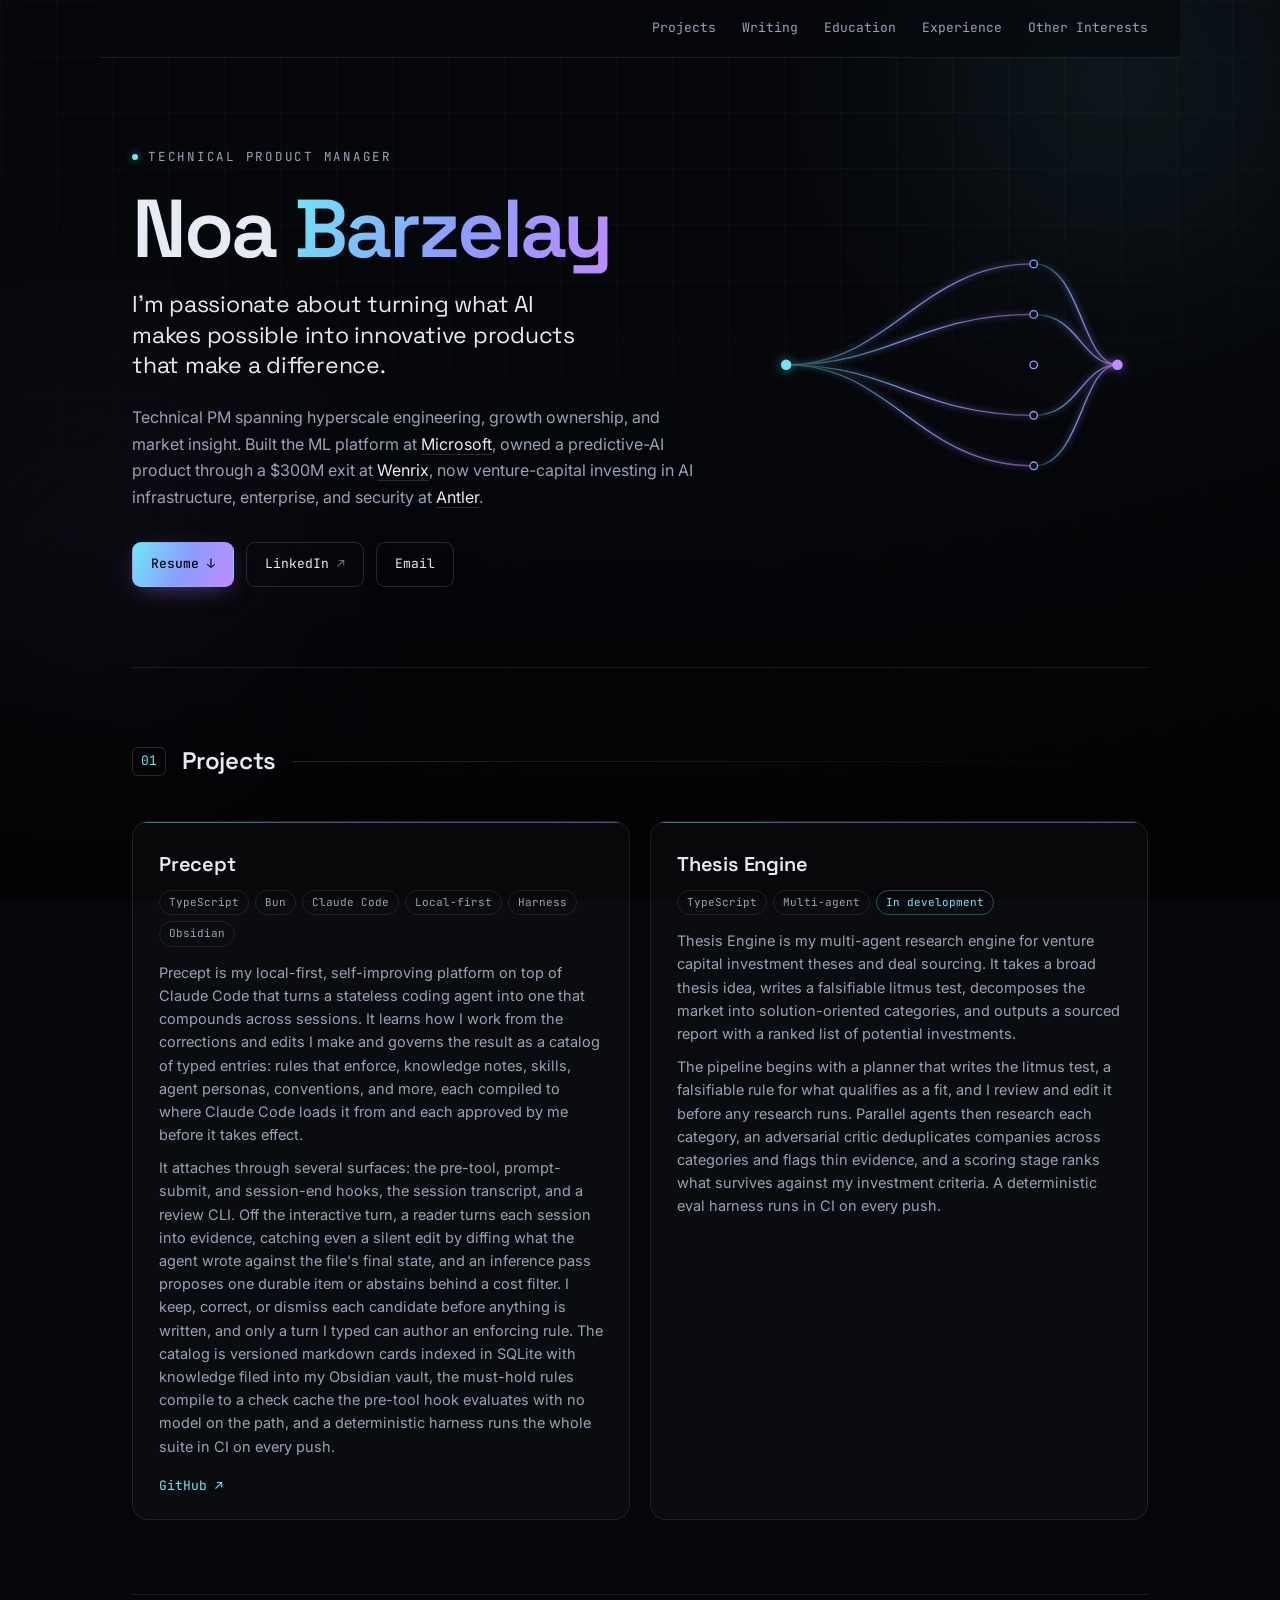
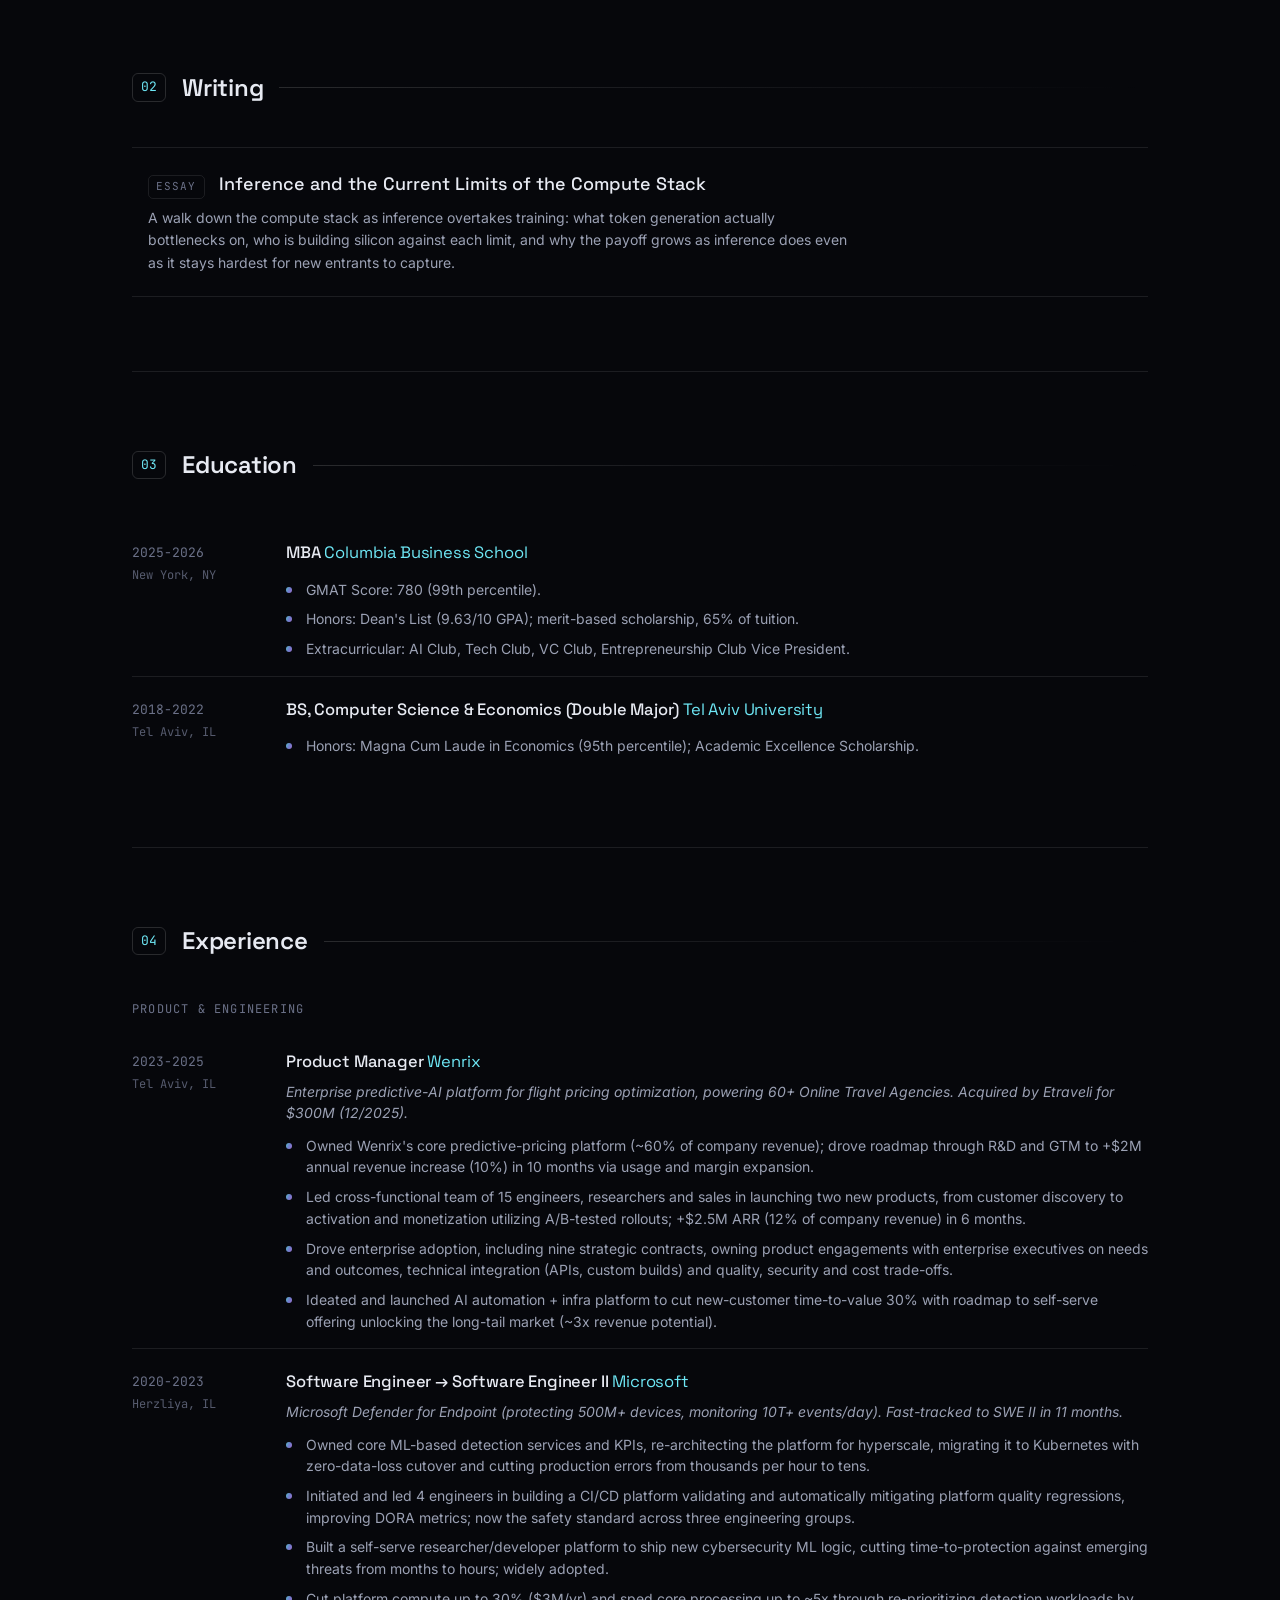
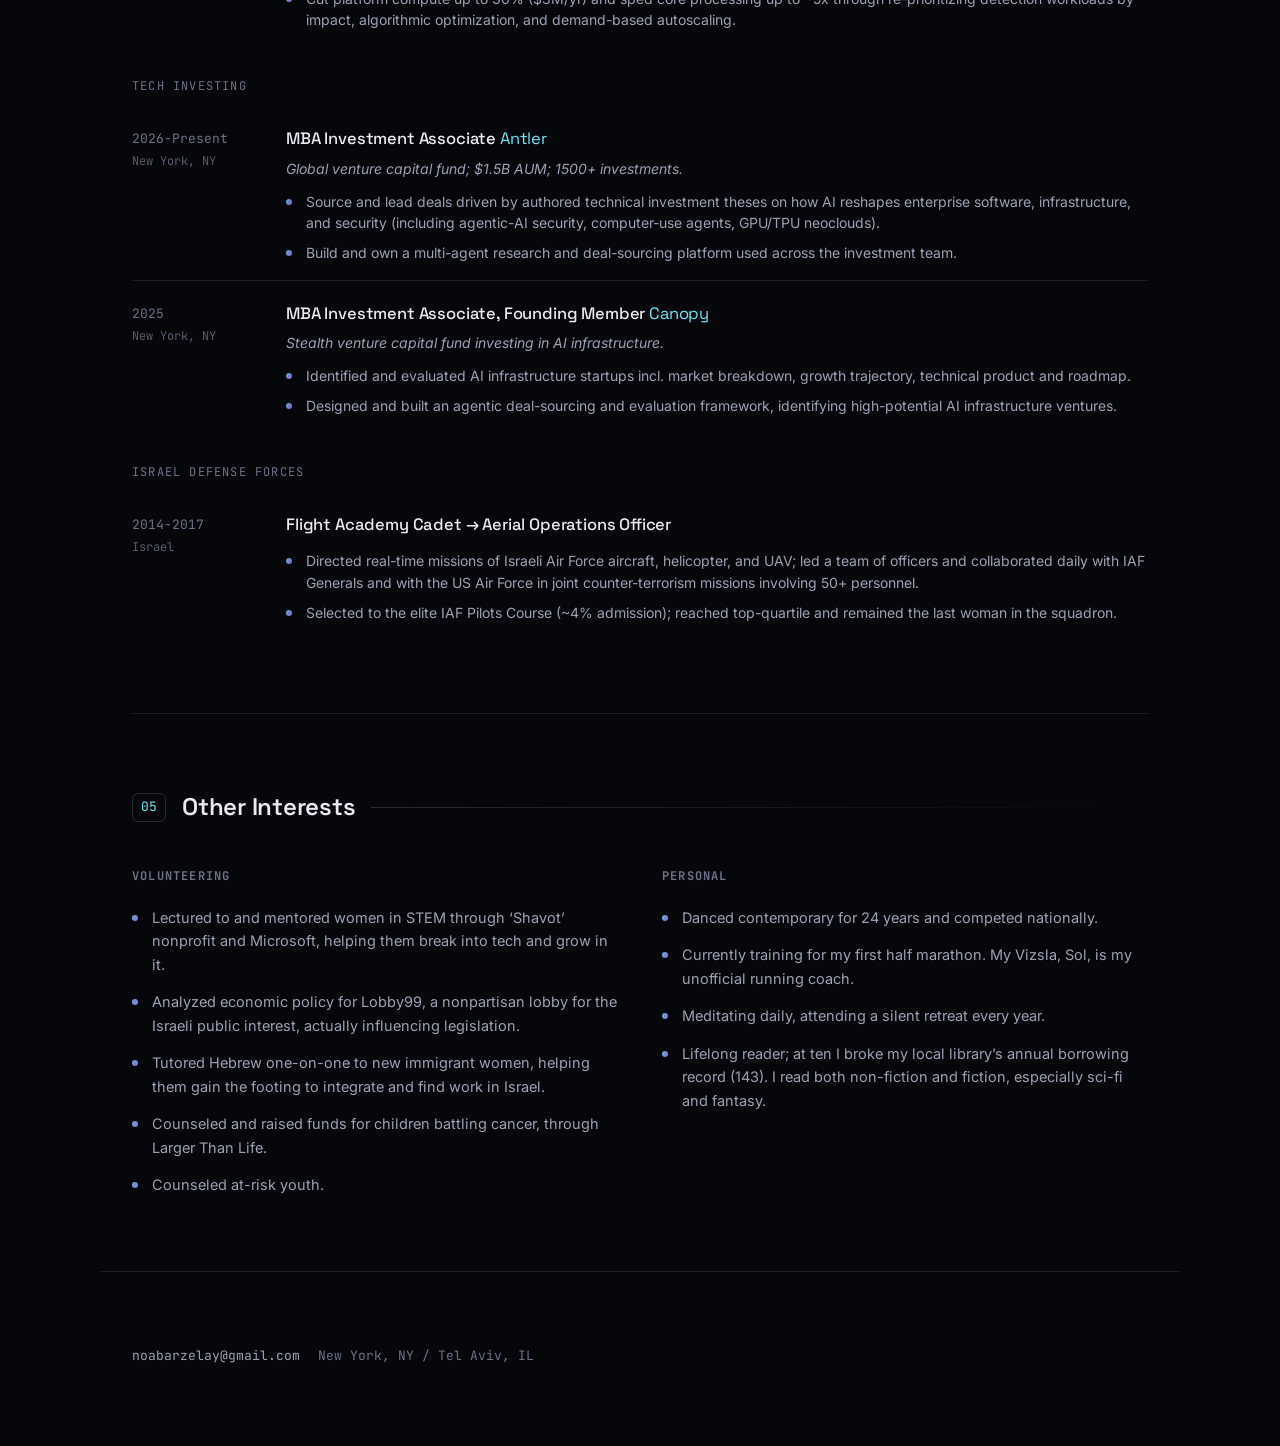
<file: index.html>
<!DOCTYPE html>
<html lang="en" data-theme="dark">
<head>
  <meta charset="UTF-8">
  <meta name="viewport" content="width=device-width, initial-scale=1">
  <meta name="color-scheme" content="dark">
  <title>Noa Barzelay</title>
  <meta name="description" content="Noa Barzelay, technical product manager spanning hyperscale engineering, growth ownership, and market insight. Built the ML platform at Microsoft, owned a predictive-AI product through a $300M exit, now investing in AI infrastructure, enterprise, and security.">
  <meta property="og:title" content="Noa Barzelay">
  <meta property="og:description" content="Noa Barzelay, technical product manager spanning hyperscale engineering, growth ownership, and market insight. Built the ML platform at Microsoft, owned a predictive-AI product through a $300M exit, now investing in AI infrastructure, enterprise, and security.">
  <meta property="og:type" content="website">
  <meta property="og:site_name" content="Noa Barzelay">
  <meta name="author" content="Noa Barzelay">
  <link rel="icon" href="data:image/svg+xml,%3Csvg%20xmlns='http://www.w3.org/2000/svg'%20viewBox='0%200%20100%20100'%3E%3Crect%20width='100'%20height='100'%20rx='24'%20fill='%23070810'/%3E%3Cdefs%3E%3ClinearGradient%20id='g'%20x1='0'%20y1='0'%20x2='1'%20y2='1'%3E%3Cstop%20offset='0'%20stop-color='%236EE7F5'/%3E%3Cstop%20offset='1'%20stop-color='%23C08CFF'/%3E%3C/linearGradient%3E%3C/defs%3E%3Ctext%20x='50'%20y='68'%20font-family='monospace'%20font-size='46'%20font-weight='700'%20text-anchor='middle'%20fill='url(%23g)'%3ENB%3C/text%3E%3C/svg%3E">
  <link rel="preconnect" href="https://fonts.googleapis.com">
  <link rel="preconnect" href="https://fonts.gstatic.com" crossorigin>
  <link href="https://fonts.googleapis.com/css2?family=Space+Grotesk:wght@400;500;600;700&family=Inter:wght@400;500;600&family=JetBrains+Mono:wght@400;500&display=swap" rel="stylesheet">
  <link rel="stylesheet" href="styles.css">
</head>
<!-- subhead (honest, no lab/research overclaim) options: A1 I'm passionate about turning what AI makes possible into products people trust. | A2 I love turning powerful AI into products people can trust. | A3 I love turning complex technology into products people rely on. | A4 I love building products on top of powerful AI, the kind people actually trust. -->
<body>
  <div class="bg" aria-hidden="true">
    <div class="bg-grid"></div>
    <div class="bg-glow bg-glow-1"></div>
    <div class="bg-glow bg-glow-2"></div>
    <div class="bg-vignette"></div>
  </div>
  <header class="nav">
    <nav class="nav-links" aria-label="Sections">
      <a href="index.html#projects">Projects</a>
      <a href="index.html#writing">Writing</a>
      <a href="index.html#education">Education</a>
      <a href="index.html#experience">Experience</a>
      <a href="index.html#interests">Other Interests</a>
    </nav>
  </header>
  <main id="main">

    <section class="hero">
      <div class="hero-copy">
        <p class="eyebrow"><span class="tick"></span>TECHNICAL PRODUCT MANAGER</p>
        <h1 class="hero-name">Noa <span class="grad">Barzelay</span></h1>
        <p class="hero-title">I'm passionate about turning what AI makes possible into innovative products that make a difference.</p>
        <p class="hero-body">Technical PM spanning hyperscale engineering, growth ownership, and market insight. Built the ML platform at <a href="https://www.microsoft.com/en-us/security/business/endpoint-security/microsoft-defender-endpoint" target="_blank" rel="noopener noreferrer">Microsoft</a>, owned a predictive-AI product through a $300M exit at <a href="https://www.wenrix.com" target="_blank" rel="noopener noreferrer">Wenrix</a>, now venture-capital investing in AI infrastructure, enterprise, and security at <a href="https://www.antler.co" target="_blank" rel="noopener noreferrer">Antler</a>.</p>
        <div class="cta-row">
          <a class="btn btn-primary" href="resume/Noa-Barzelay-Resume.pdf" download="Noa Barzelay - Resume.pdf">Resume <span aria-hidden="true">&darr;</span></a>
          <a class="btn" href="https://linkedin.com/in/noa-barzelay" target="_blank" rel="noopener noreferrer">LinkedIn <span class="ext" aria-hidden="true">&#8599;</span></a>
          <a class="btn" href="mailto:noabarzelay@gmail.com">Email</a>
        </div>
      </div>
      <div class="hero-visual">
      <svg class="fanout" viewBox="0 0 420 300" fill="none" aria-hidden="true">
        <defs>
          <linearGradient id="line" x1="0" y1="0" x2="1" y2="0">
            <stop offset="0" stop-color="#6EE7F5" stop-opacity="0.1"/>
            <stop offset="0.5" stop-color="#8B9CFF" stop-opacity="0.9"/>
            <stop offset="1" stop-color="#C08CFF" stop-opacity="0.5"/>
          </linearGradient>
          <filter id="glow" x="-40%" y="-40%" width="180%" height="180%">
            <feGaussianBlur stdDeviation="3.2" result="b"/>
            <feMerge><feMergeNode in="b"/><feMergeNode in="SourceGraphic"/></feMerge>
          </filter>
        </defs>
        <g filter="url(#glow)" stroke="url(#line)" stroke-width="1.4">
          <path d="M40 150 C 150 150, 180 44, 300 44"/>
          <path d="M40 150 C 150 150, 180 97, 300 97"/>
          <path d="M40 150 C 150 150, 190 150, 300 150"/>
          <path d="M40 150 C 150 150, 180 203, 300 203"/>
          <path d="M40 150 C 150 150, 180 256, 300 256"/>
          <path d="M300 44 C 350 44, 350 150, 388 150"/>
          <path d="M300 97 C 348 97, 350 150, 388 150"/>
          <path d="M300 150 L 388 150"/>
          <path d="M300 203 C 348 203, 350 150, 388 150"/>
          <path d="M300 256 C 350 256, 350 150, 388 150"/>
        </g>
        <g class="nodes">
          <circle cx="40" cy="150" r="5.5" class="node node-src"/>
          <circle cx="300" cy="44" r="4" class="node"/>
          <circle cx="300" cy="97" r="4" class="node"/>
          <circle cx="300" cy="150" r="4" class="node"/>
          <circle cx="300" cy="203" r="4" class="node"/>
          <circle cx="300" cy="256" r="4" class="node"/>
          <circle cx="388" cy="150" r="5.5" class="node node-out"/>
        </g>
      </svg>
      </div>
    </section>

    <section id="projects" class="block">
      <div class="block-head">
        <span class="idx">01</span><h2 class="block-title">Projects</h2><span class="rule"></span>
      </div>
      <div class="cards">

        <article class="card">
          <div class="card-top">
            <h3>Precept</h3>
            <div class="taglist"><span class="pill">TypeScript</span><span class="pill">Bun</span><span class="pill">Claude Code</span><span class="pill">Local-first</span><span class="pill">Harness</span><span class="pill">Obsidian</span></div>
          </div>
          <p>Precept is my local-first, self-improving platform on top of Claude Code that turns a stateless coding agent into one that compounds across sessions. It learns how I work from the corrections and edits I make and governs the result as a catalog of typed entries: rules that enforce, knowledge notes, skills, agent personas, conventions, and more, each compiled to where Claude Code loads it from and each approved by me before it takes effect.</p>
          <p>It attaches through several surfaces: the pre-tool, prompt-submit, and session-end hooks, the session transcript, and a review CLI. Off the interactive turn, a reader turns each session into evidence, catching even a silent edit by diffing what the agent wrote against the file's final state, and an inference pass proposes one durable item or abstains behind a cost filter. I keep, correct, or dismiss each candidate before anything is written, and only a turn I typed can author an enforcing rule. The catalog is versioned markdown cards indexed in SQLite with knowledge filed into my Obsidian vault, the must-hold rules compile to a check cache the pre-tool hook evaluates with no model on the path, and a deterministic harness runs the whole suite in CI on every push.</p>
          <div class="card-links">
            <a href="https://github.com/NoaBarzelay/precept" target="_blank" rel="noopener noreferrer">GitHub <span class="ext" aria-hidden="true">&#8599;</span></a>
          </div>
        </article>

        <article class="card">
          <div class="card-top">
            <h3>Thesis Engine</h3>
            <div class="taglist"><span class="pill">TypeScript</span><span class="pill">Multi-agent</span><span class="pill status">In development</span></div>
          </div>
          <p>Thesis Engine is my multi-agent research engine for venture capital investment theses and deal sourcing. It takes a broad thesis idea, writes a falsifiable litmus test, decomposes the market into solution-oriented categories, and outputs a sourced report with a ranked list of potential investments.</p>
          <p>The pipeline begins with a planner that writes the litmus test, a falsifiable rule for what qualifies as a fit, and I review and edit it before any research runs. Parallel agents then research each category, an adversarial critic deduplicates companies across categories and flags thin evidence, and a scoring stage ranks what survives against my investment criteria. A deterministic eval harness runs in CI on every push.</p>
        </article>

      </div>
    </section>

    <section id="writing" class="block">
      <div class="block-head">
        <span class="idx">02</span><h2 class="block-title">Writing</h2><span class="rule"></span>
      </div>
      <ul class="writing-list">
        <li><a href="writing/inference-compute.html">
          <div class="w-main"><span class="w-kind">ESSAY</span><span class="w-title">Inference and the Current Limits of the Compute Stack</span></div>
          <p class="w-prev">A walk down the compute stack as inference overtakes training: what token generation actually bottlenecks on, who is building silicon against each limit, and why the payoff grows as inference does even as it stays hardest for new entrants to capture.</p>
        </a></li>
      </ul>
    </section>

        <section id="education" class="block">
      <div class="block-head">
        <span class="idx">03</span><h2 class="block-title">Education</h2><span class="rule"></span>
      </div>
      <div class="timeline">
        <div class="exp">
          <div class="exp-yr">2025-2026<span class="exp-loc">New York, NY</span></div>
          <div class="exp-body">
            <h3>MBA <span class="org">Columbia Business School</span></h3>
            <ul class="exp-bullets">
              <li>GMAT Score: 780 (99th percentile).</li>
              <li>Honors: Dean's List (9.63/10 GPA); merit-based scholarship, 65% of tuition.</li>
              <li>Extracurricular: AI Club, Tech Club, VC Club, Entrepreneurship Club Vice President.</li>
            </ul>
          </div>
        </div>
        <div class="exp">
          <div class="exp-yr">2018-2022<span class="exp-loc">Tel Aviv, IL</span></div>
          <div class="exp-body">
            <h3>BS, Computer Science &amp; Economics (Double Major) <span class="org">Tel Aviv University</span></h3>
            <ul class="exp-bullets">
              <li>Honors: Magna Cum Laude in Economics (95th percentile); Academic Excellence Scholarship.</li>
            </ul>
          </div>
        </div>
      </div>
    </section>

    <section id="experience" class="block">
      <div class="block-head">
        <span class="idx">04</span><h2 class="block-title">Experience</h2><span class="rule"></span>
      </div>

      <div class="exp-group">Product &amp; Engineering</div>
      <div class="timeline">
        <div class="exp">
          <div class="exp-yr">2023-2025<span class="exp-loc">Tel Aviv, IL</span></div>
          <div class="exp-body">
            <h3>Product Manager <span class="org">Wenrix</span></h3>
            <p class="exp-context">Enterprise predictive-AI platform for flight pricing optimization, powering 60+ Online Travel Agencies. Acquired by Etraveli for $300M (12/2025).</p>
            <ul class="exp-bullets">
              <li>Owned Wenrix's core predictive-pricing platform (~60% of company revenue); drove roadmap through R&amp;D and GTM to +$2M annual revenue increase (10%) in 10 months via usage and margin expansion.</li>
              <li>Led cross-functional team of 15 engineers, researchers and sales in launching two new products, from customer discovery to activation and monetization utilizing A/B-tested rollouts; +$2.5M ARR (12% of company revenue) in 6 months.</li>
              <li>Drove enterprise adoption, including nine strategic contracts, owning product engagements with enterprise executives on needs and outcomes, technical integration (APIs, custom builds) and quality, security and cost trade-offs.</li>
              <li>Ideated and launched AI automation + infra platform to cut new-customer time-to-value 30% with roadmap to self-serve offering unlocking the long-tail market (~3x revenue potential).</li>
            </ul>
          </div>
        </div>
        <div class="exp">
          <div class="exp-yr">2020-2023<span class="exp-loc">Herzliya, IL</span></div>
          <div class="exp-body">
            <h3>Software Engineer &rarr; Software Engineer II <span class="org">Microsoft</span></h3>
            <p class="exp-context">Microsoft Defender for Endpoint (protecting 500M+ devices, monitoring 10T+ events/day). Fast-tracked to SWE II in 11 months.</p>
            <ul class="exp-bullets">
              <li>Owned core ML-based detection services and KPIs, re-architecting the platform for hyperscale, migrating it to Kubernetes with zero-data-loss cutover and cutting production errors from thousands per hour to tens.</li>
              <li>Initiated and led 4 engineers in building a CI/CD platform validating and automatically mitigating platform quality regressions, improving DORA metrics; now the safety standard across three engineering groups.</li>
              <li>Built a self-serve researcher/developer platform to ship new cybersecurity ML logic, cutting time-to-protection against emerging threats from months to hours; widely adopted.</li>
              <li>Cut platform compute up to 30% ($3M/yr) and sped core processing up to ~5x through re-prioritizing detection workloads by impact, algorithmic optimization, and demand-based autoscaling.</li>
            </ul>
          </div>
        </div>
      </div>

      <div class="exp-group">Tech Investing</div>
      <div class="timeline">
        <div class="exp">
          <div class="exp-yr">2026-Present<span class="exp-loc">New York, NY</span></div>
          <div class="exp-body">
            <h3>MBA Investment Associate <span class="org">Antler</span></h3>
            <p class="exp-context">Global venture capital fund; $1.5B AUM; 1500+ investments.</p>
            <ul class="exp-bullets">
              <li>Source and lead deals driven by authored technical investment theses on how AI reshapes enterprise software, infrastructure, and security (including agentic-AI security, computer-use agents, GPU/TPU neoclouds).</li>
              <li>Build and own a multi-agent research and deal-sourcing platform used across the investment team.</li>
            </ul>
          </div>
        </div>
        <div class="exp">
          <div class="exp-yr">2025<span class="exp-loc">New York, NY</span></div>
          <div class="exp-body">
            <h3>MBA Investment Associate, Founding Member <span class="org">Canopy</span></h3>
            <p class="exp-context">Stealth venture capital fund investing in AI infrastructure.</p>
            <ul class="exp-bullets">
              <li>Identified and evaluated AI infrastructure startups incl. market breakdown, growth trajectory, technical product and roadmap.</li>
              <li>Designed and built an agentic deal-sourcing and evaluation framework, identifying high-potential AI infrastructure ventures.</li>
            </ul>
          </div>
        </div>
      </div>

      <div class="exp-group">Israel Defense Forces</div>
      <div class="timeline">
        <div class="exp">
          <div class="exp-yr">2014-2017<span class="exp-loc">Israel</span></div>
          <div class="exp-body">
            <h3>Flight Academy Cadet &rarr; Aerial Operations Officer</h3>
            <ul class="exp-bullets">
              <li>Directed real-time missions of Israeli Air Force aircraft, helicopter, and UAV; led a team of officers and collaborated daily with IAF Generals and with the US Air Force in joint counter-terrorism missions involving 50+ personnel.</li>
              <li>Selected to the elite IAF Pilots Course (~4% admission); reached top-quartile and remained the last woman in the squadron.</li>
            </ul>
          </div>
        </div>
      </div>
    </section>
        <section id="interests" class="block">
      <div class="block-head">
        <span class="idx">05</span><h2 class="block-title">Other Interests</h2><span class="rule"></span>
      </div>
      <div class="interests">
        <div class="int-group">
          <h3 class="int-label">Volunteering</h3>
          <ul class="int-list">
            <li>Lectured to and mentored women in STEM through &lsquo;Shavot&rsquo; nonprofit and Microsoft, helping them break into tech and grow in it.</li>
            <li>Analyzed economic policy for Lobby99, a nonpartisan lobby for the Israeli public interest, actually influencing legislation.</li>
            <li>Tutored Hebrew one-on-one to new immigrant women, helping them gain the footing to integrate and find work in Israel.</li>
            <li>Counseled and raised funds for children battling cancer, through Larger Than Life.</li>
            <li>Counseled at-risk youth.</li>
          </ul>
        </div>
        <div class="int-group">
          <h3 class="int-label">Personal</h3>
          <ul class="int-list">
            <li>Danced contemporary for 24 years and competed nationally.</li>
            <li>Currently training for my first half marathon. My Vizsla, Sol, is my unofficial running coach.</li>
            <li>Meditating daily, attending a silent retreat every year.</li>
            <li>Lifelong reader; at ten I broke my local library&rsquo;s annual borrowing record (143). I read both non-fiction and fiction, especially sci-fi and fantasy.</li>
          </ul>
        </div>
      </div>
    </section>

  </main>

  <footer class="foot">
    <div class="foot-row">
      <a href="mailto:noabarzelay@gmail.com">noabarzelay@gmail.com</a>
      <span class="foot-loc">New York, NY / Tel Aviv, IL</span>
    </div>
  </footer>
  <!-- GoatCounter privacy-friendly analytics (free). Register the code "noabarzelay" at https://www.goatcounter.com/ ;
       if that code is taken, pick another and replace it in the URL below (one place per page). -->
  <script data-goatcounter="https://noabarzelay.goatcounter.com/count" async src="//gc.zgo.at/count.js"></script>
</body>
</html>
</file>
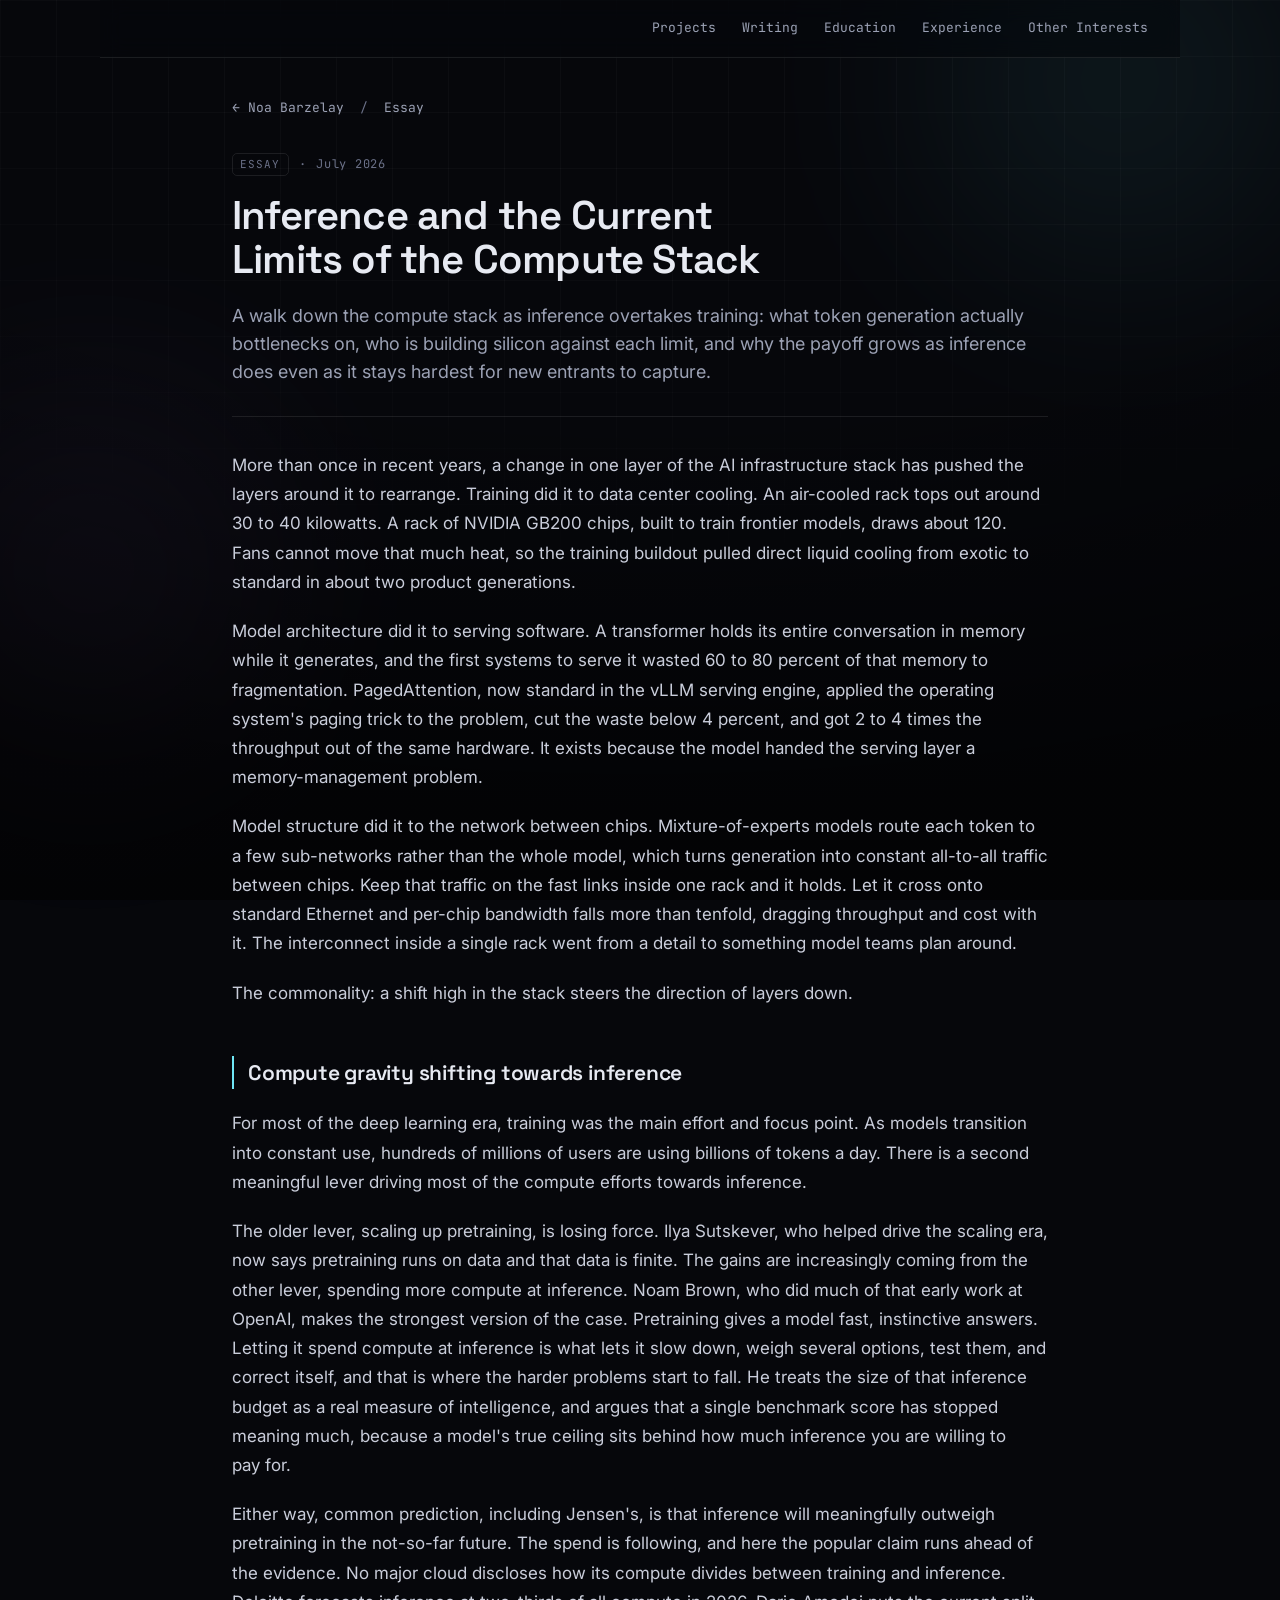
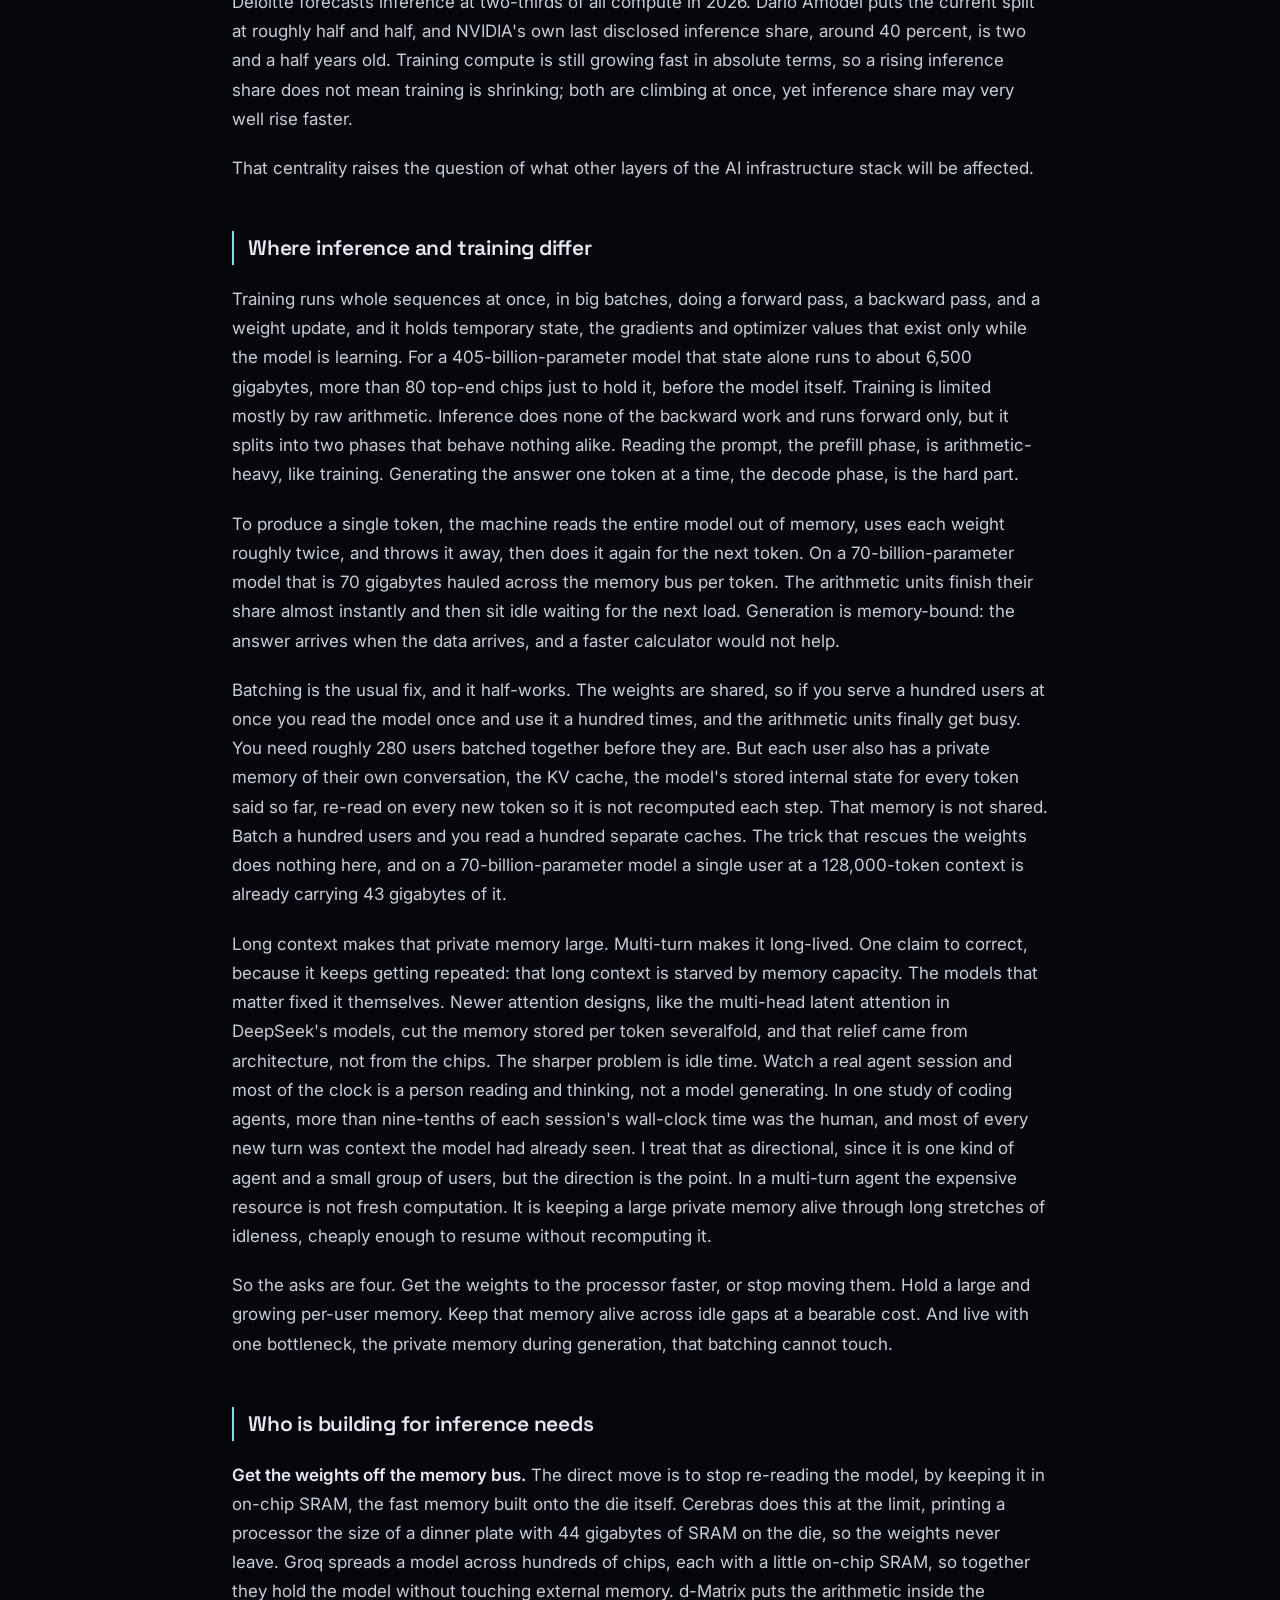
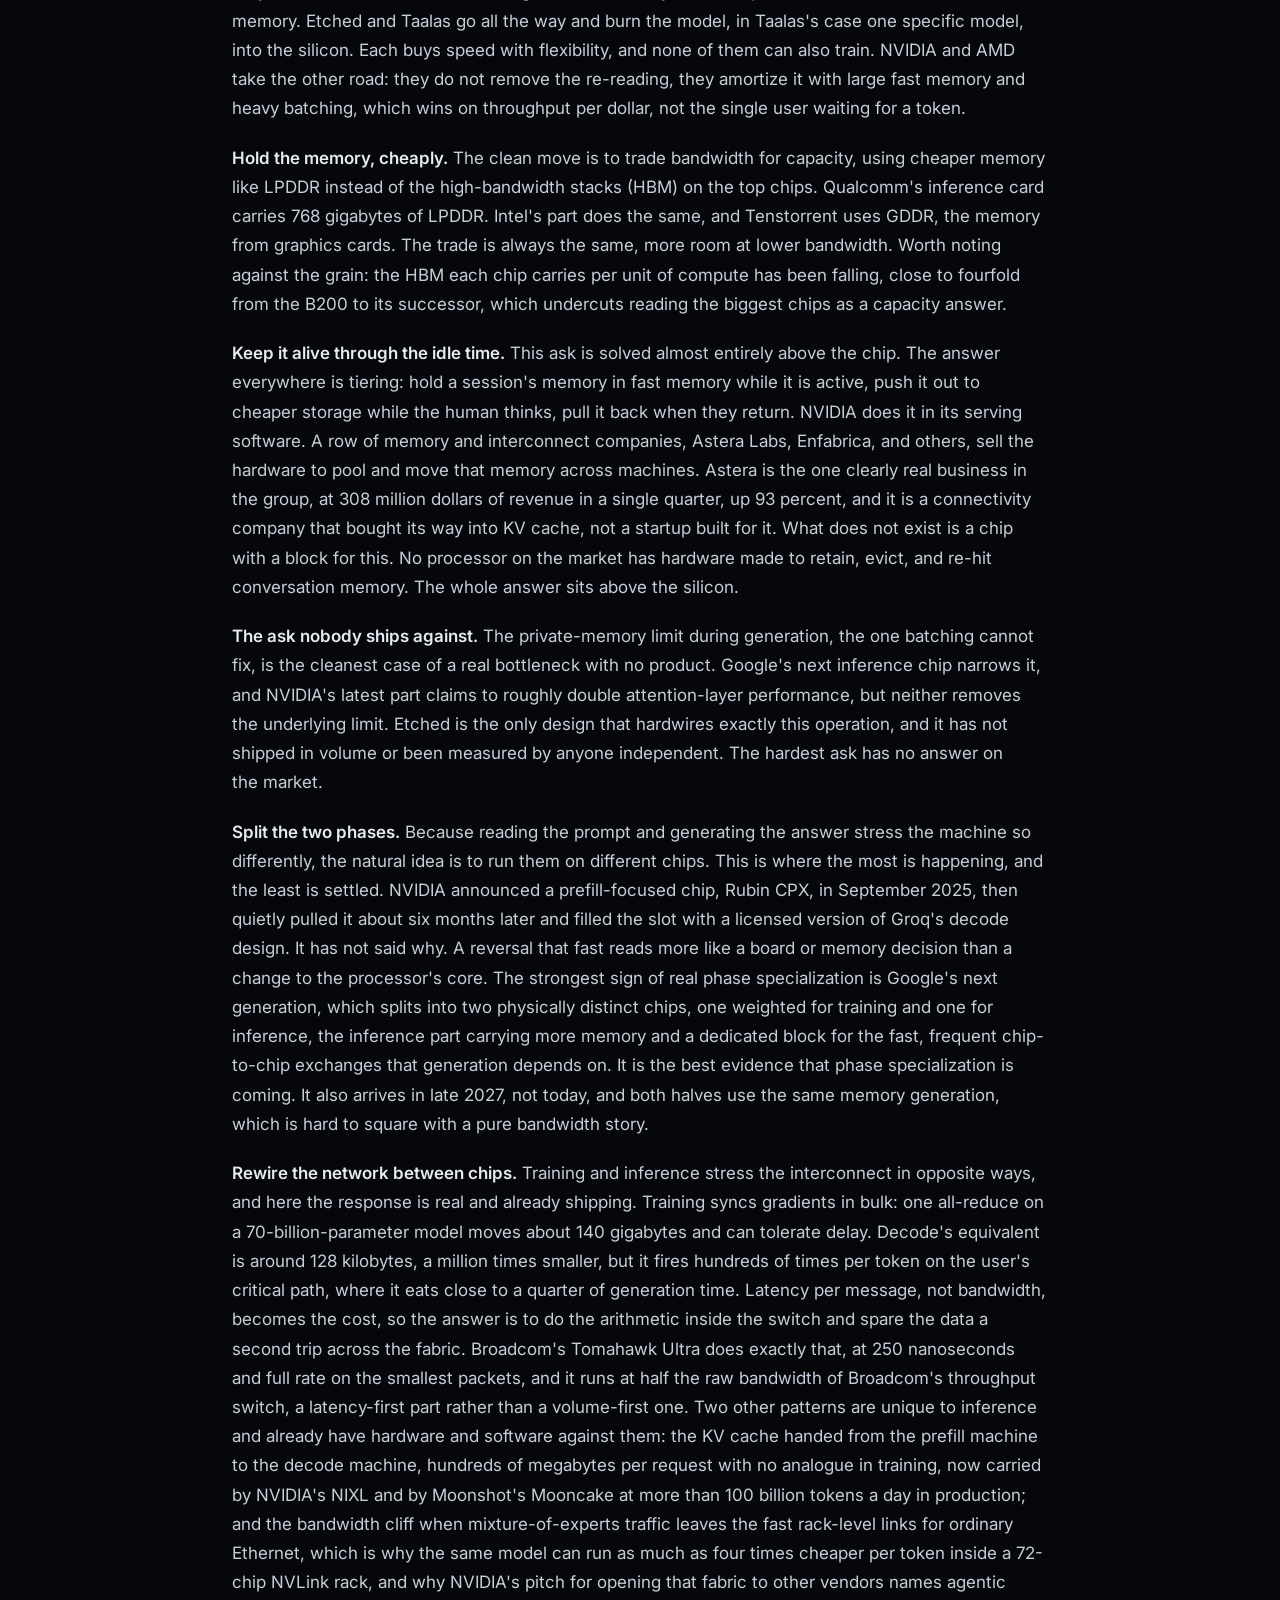
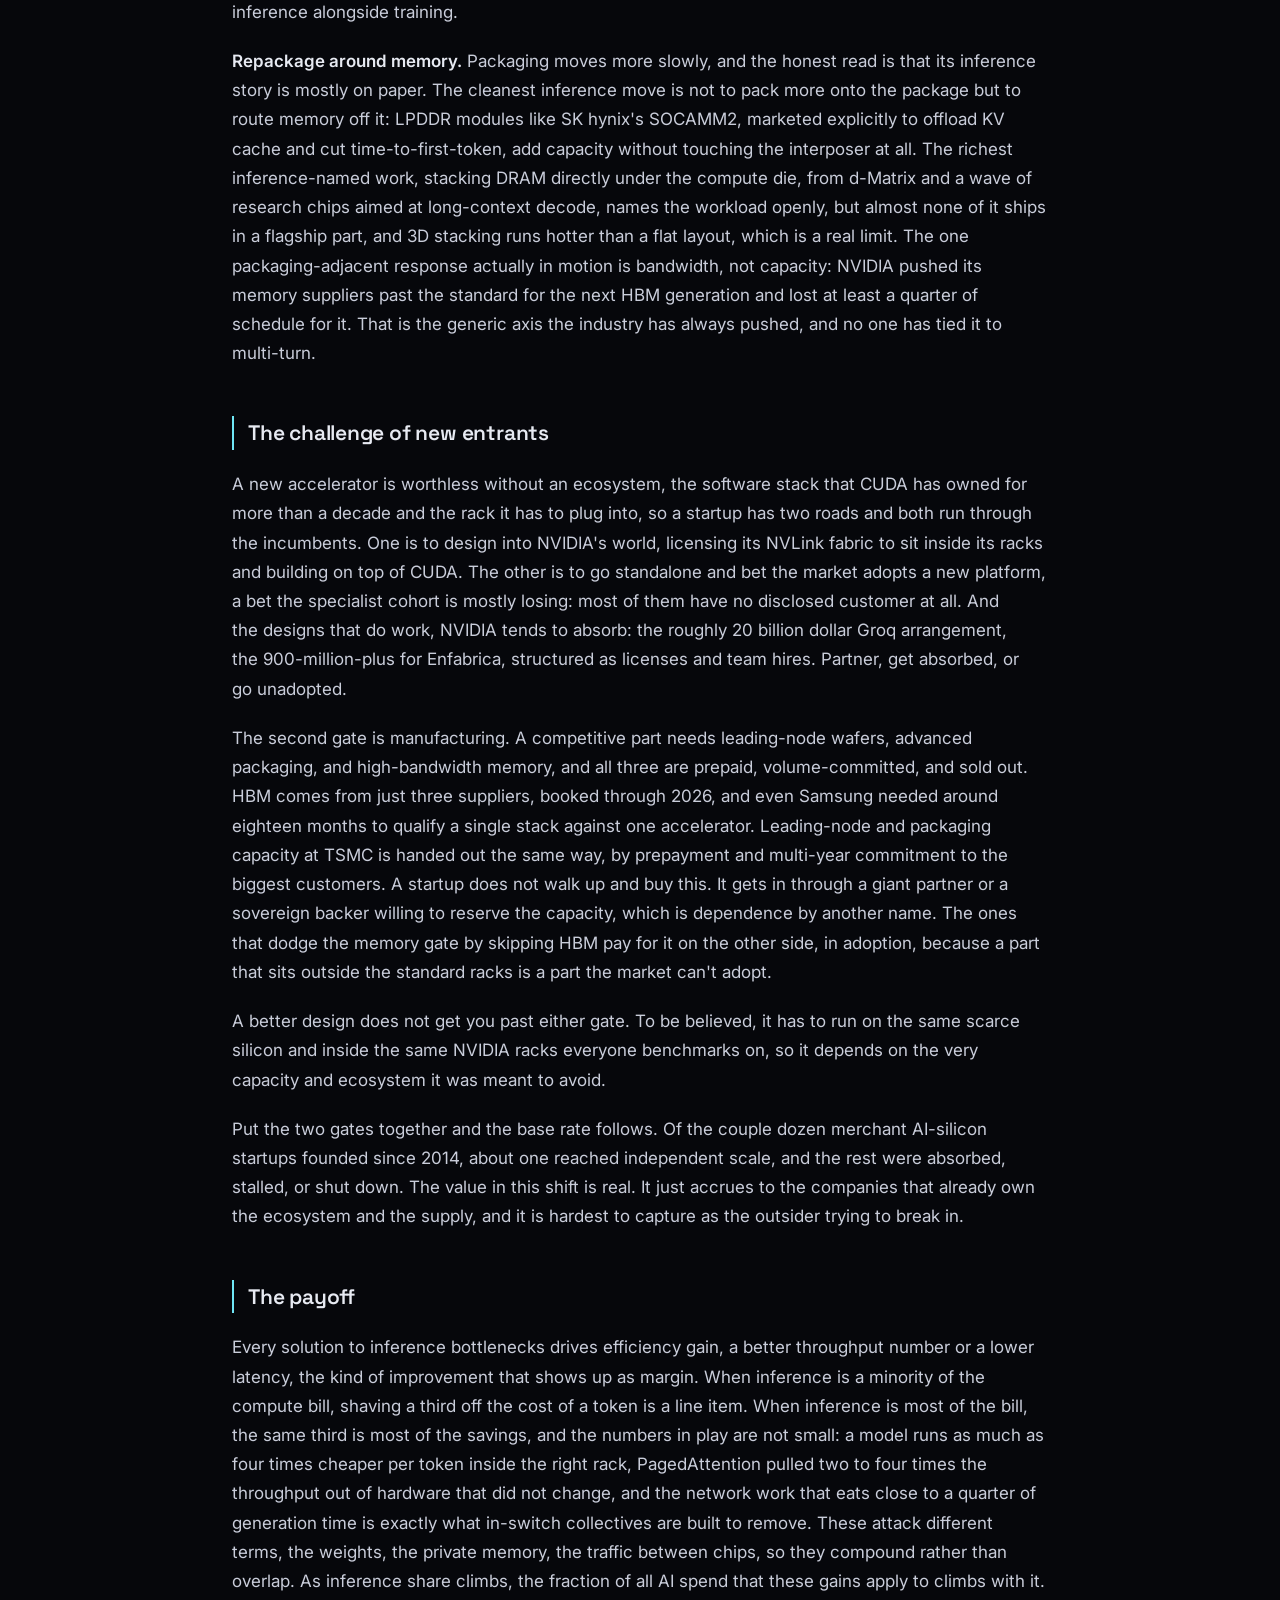
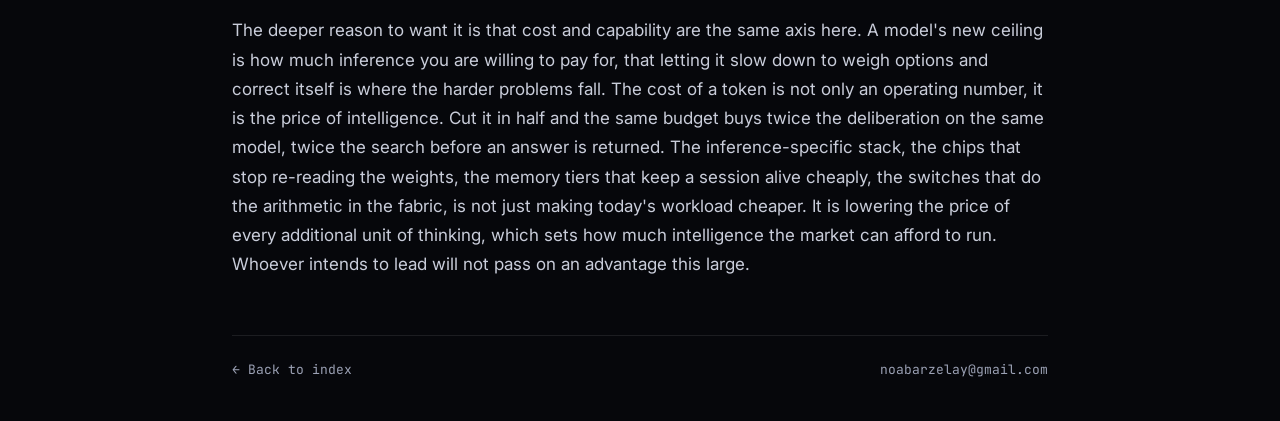
<file: writing/inference-compute.html>
<!DOCTYPE html>
<html lang="en" data-theme="dark">
<head>
  <meta charset="UTF-8">
  <meta name="viewport" content="width=device-width, initial-scale=1">
  <meta name="color-scheme" content="dark">
  <title>Inference and the Current Limits of the Compute Stack | Noa Barzelay</title>
  <meta name="description" content="A walk down the compute stack as inference overtakes training: what token generation actually bottlenecks on, who is building silicon against each limit, and why the payoff grows as inference does even as it stays hardest for new entrants to capture.">
  <meta property="og:title" content="Inference and the Current Limits of the Compute Stack">
  <meta property="og:description" content="A walk down the compute stack as inference overtakes training: what token generation actually bottlenecks on, who is building silicon against each limit, and why the payoff grows as inference does even as it stays hardest for new entrants to capture.">
  <meta property="og:type" content="article">
  <meta property="og:site_name" content="Noa Barzelay">
  <meta name="author" content="Noa Barzelay">
  <link rel="icon" href="data:image/svg+xml,%3Csvg%20xmlns='http://www.w3.org/2000/svg'%20viewBox='0%200%20100%20100'%3E%3Crect%20width='100'%20height='100'%20rx='24'%20fill='%23070810'/%3E%3Cdefs%3E%3ClinearGradient%20id='g'%20x1='0'%20y1='0'%20x2='1'%20y2='1'%3E%3Cstop%20offset='0'%20stop-color='%236EE7F5'/%3E%3Cstop%20offset='1'%20stop-color='%23C08CFF'/%3E%3C/linearGradient%3E%3C/defs%3E%3Ctext%20x='50'%20y='68'%20font-family='monospace'%20font-size='46'%20font-weight='700'%20text-anchor='middle'%20fill='url(%23g)'%3ENB%3C/text%3E%3C/svg%3E">
  <link rel="preconnect" href="https://fonts.googleapis.com">
  <link rel="preconnect" href="https://fonts.gstatic.com" crossorigin>
  <link href="https://fonts.googleapis.com/css2?family=Space+Grotesk:wght@400;500;600;700&family=Inter:wght@400;500;600&family=JetBrains+Mono:wght@400;500&display=swap" rel="stylesheet">
  <link rel="stylesheet" href="../styles.css">
</head>
<body class="reading">
  <div class="bg" aria-hidden="true">
    <div class="bg-grid"></div>
    <div class="bg-glow bg-glow-1"></div>
    <div class="bg-glow bg-glow-2"></div>
    <div class="bg-vignette"></div>
  </div>
  <header class="nav">
    <nav class="nav-links" aria-label="Sections">
      <a href="../index.html#projects">Projects</a>
      <a href="../index.html#writing">Writing</a>
      <a href="../index.html#education">Education</a>
      <a href="../index.html#experience">Experience</a>
      <a href="../index.html#interests">Other Interests</a>
    </nav>
  </header>
  <main id="main">
    <article class="article">
      <p class="crumb"><a href="../index.html">&larr; Noa Barzelay</a> <span class="crumb-sep">/</span> <span>Essay</span></p>
      <div class="article-eyebrow"><span class="w-kind">ESSAY</span><span class="dotsep">&middot;</span><span>July 2026</span></div>
      <h1 class="article-title">Inference and the Current Limits of the Compute Stack</h1>
      <p class="article-stand">A walk down the compute stack as inference overtakes training: what token generation actually bottlenecks on, who is building silicon against each limit, and why the payoff grows as inference does even as it stays hardest for new entrants to capture.</p>
      <div class="article-body">
      <p>More than once in recent years, a change in one layer of the AI infrastructure stack has pushed the layers around it to rearrange. Training did it to data center cooling. An air-cooled rack tops out around 30 to 40 kilowatts. A rack of NVIDIA GB200 chips, built to train frontier models, draws about 120. Fans cannot move that much heat, so the training buildout pulled direct liquid cooling from exotic to standard in about two product generations.</p>
      <p>Model architecture did it to serving software. A transformer holds its entire conversation in memory while it generates, and the first systems to serve it wasted 60 to 80 percent of that memory to fragmentation. PagedAttention, now standard in the vLLM serving engine, applied the operating system's paging trick to the problem, cut the waste below 4 percent, and got 2 to 4 times the throughput out of the same hardware. It exists because the model handed the serving layer a memory-management problem.</p>
      <p>Model structure did it to the network between chips. Mixture-of-experts models route each token to a few sub-networks rather than the whole model, which turns generation into constant all-to-all traffic between chips. Keep that traffic on the fast links inside one rack and it holds. Let it cross onto standard Ethernet and per-chip bandwidth falls more than tenfold, dragging throughput and cost with it. The interconnect inside a single rack went from a detail to something model teams plan around.</p>
      <p>The commonality: a shift high in the stack steers the direction of layers down.</p>
      <h2>Compute gravity shifting towards inference</h2>
      <p>For most of the deep learning era, training was the main effort and focus point. As models transition into constant use, hundreds of millions of users are using billions of tokens a day. There is a second meaningful lever driving most of the compute efforts towards inference.</p>
      <p>The older lever, scaling up pretraining, is losing force. Ilya Sutskever, who helped drive the scaling era, now says pretraining runs on data and that data is finite. The gains are increasingly coming from the other lever, spending more compute at inference. Noam Brown, who did much of that early work at OpenAI, makes the strongest version of the case. Pretraining gives a model fast, instinctive answers. Letting it spend compute at inference is what lets it slow down, weigh several options, test them, and correct itself, and that is where the harder problems start to fall. He treats the size of that inference budget as a real measure of intelligence, and argues that a single benchmark score has stopped meaning much, because a model's true ceiling sits behind how much inference you are willing to pay for.</p>
      <p>Either way, common prediction, including Jensen's, is that inference will meaningfully outweigh pretraining in the not-so-far future. The spend is following, and here the popular claim runs ahead of the evidence. No major cloud discloses how its compute divides between training and inference. Deloitte forecasts inference at two-thirds of all compute in 2026. Dario Amodei puts the current split at roughly half and half, and NVIDIA's own last disclosed inference share, around 40 percent, is two and a half years old. Training compute is still growing fast in absolute terms, so a rising inference share does not mean training is shrinking; both are climbing at once, yet inference share may very well rise faster.</p>
      <p>That centrality raises the question of what other layers of the AI infrastructure stack will be affected.</p>
      <h2>Where inference and training differ</h2>
      <p>Training runs whole sequences at once, in big batches, doing a forward pass, a backward pass, and a weight update, and it holds temporary state, the gradients and optimizer values that exist only while the model is learning. For a 405-billion-parameter model that state alone runs to about 6,500 gigabytes, more than 80 top-end chips just to hold it, before the model itself. Training is limited mostly by raw arithmetic. Inference does none of the backward work and runs forward only, but it splits into two phases that behave nothing alike. Reading the prompt, the prefill phase, is arithmetic-heavy, like training. Generating the answer one token at a time, the decode phase, is the hard part.</p>
      <p>To produce a single token, the machine reads the entire model out of memory, uses each weight roughly twice, and throws it away, then does it again for the next token. On a 70-billion-parameter model that is 70 gigabytes hauled across the memory bus per token. The arithmetic units finish their share almost instantly and then sit idle waiting for the next load. Generation is memory-bound: the answer arrives when the data arrives, and a faster calculator would not help.</p>
      <p>Batching is the usual fix, and it half-works. The weights are shared, so if you serve a hundred users at once you read the model once and use it a hundred times, and the arithmetic units finally get busy. You need roughly 280 users batched together before they are. But each user also has a private memory of their own conversation, the KV cache, the model's stored internal state for every token said so far, re-read on every new token so it is not recomputed each step. That memory is not shared. Batch a hundred users and you read a hundred separate caches. The trick that rescues the weights does nothing here, and on a 70-billion-parameter model a single user at a 128,000-token context is already carrying 43 gigabytes of it.</p>
      <p>Long context makes that private memory large. Multi-turn makes it long-lived. One claim to correct, because it keeps getting repeated: that long context is starved by memory capacity. The models that matter fixed it themselves. Newer attention designs, like the multi-head latent attention in DeepSeek's models, cut the memory stored per token severalfold, and that relief came from architecture, not from the chips. The sharper problem is idle time. Watch a real agent session and most of the clock is a person reading and thinking, not a model generating. In one study of coding agents, more than nine-tenths of each session's wall-clock time was the human, and most of every new turn was context the model had already seen. I treat that as directional, since it is one kind of agent and a small group of users, but the direction is the point. In a multi-turn agent the expensive resource is not fresh computation. It is keeping a large private memory alive through long stretches of idleness, cheaply enough to resume without recomputing it.</p>
      <p>So the asks are four. Get the weights to the processor faster, or stop moving them. Hold a large and growing per-user memory. Keep that memory alive across idle gaps at a bearable cost. And live with one bottleneck, the private memory during generation, that batching cannot touch.</p>
      <h2>Who is building for inference needs</h2>
      <p><strong>Get the weights off the memory bus.</strong> The direct move is to stop re-reading the model, by keeping it in on-chip SRAM, the fast memory built onto the die itself. Cerebras does this at the limit, printing a processor the size of a dinner plate with 44 gigabytes of SRAM on the die, so the weights never leave. Groq spreads a model across hundreds of chips, each with a little on-chip SRAM, so together they hold the model without touching external memory. d-Matrix puts the arithmetic inside the memory. Etched and Taalas go all the way and burn the model, in Taalas's case one specific model, into the silicon. Each buys speed with flexibility, and none of them can also train. NVIDIA and AMD take the other road: they do not remove the re-reading, they amortize it with large fast memory and heavy batching, which wins on throughput per dollar, not the single user waiting for a token.</p>
      <p><strong>Hold the memory, cheaply.</strong> The clean move is to trade bandwidth for capacity, using cheaper memory like LPDDR instead of the high-bandwidth stacks (HBM) on the top chips. Qualcomm's inference card carries 768 gigabytes of LPDDR. Intel's part does the same, and Tenstorrent uses GDDR, the memory from graphics cards. The trade is always the same, more room at lower bandwidth. Worth noting against the grain: the HBM each chip carries per unit of compute has been falling, close to fourfold from the B200 to its successor, which undercuts reading the biggest chips as a capacity answer.</p>
      <p><strong>Keep it alive through the idle time.</strong> This ask is solved almost entirely above the chip. The answer everywhere is tiering: hold a session's memory in fast memory while it is active, push it out to cheaper storage while the human thinks, pull it back when they return. NVIDIA does it in its serving software. A row of memory and interconnect companies, Astera Labs, Enfabrica, and others, sell the hardware to pool and move that memory across machines. Astera is the one clearly real business in the group, at 308 million dollars of revenue in a single quarter, up 93 percent, and it is a connectivity company that bought its way into KV cache, not a startup built for it. What does not exist is a chip with a block for this. No processor on the market has hardware made to retain, evict, and re-hit conversation memory. The whole answer sits above the silicon.</p>
      <p><strong>The ask nobody ships against.</strong> The private-memory limit during generation, the one batching cannot fix, is the cleanest case of a real bottleneck with no product. Google's next inference chip narrows it, and NVIDIA's latest part claims to roughly double attention-layer performance, but neither removes the underlying limit. Etched is the only design that hardwires exactly this operation, and it has not shipped in volume or been measured by anyone independent. The hardest ask has no answer on the market.</p>
      <p><strong>Split the two phases.</strong> Because reading the prompt and generating the answer stress the machine so differently, the natural idea is to run them on different chips. This is where the most is happening, and the least is settled. NVIDIA announced a prefill-focused chip, Rubin CPX, in September 2025, then quietly pulled it about six months later and filled the slot with a licensed version of Groq's decode design. It has not said why. A reversal that fast reads more like a board or memory decision than a change to the processor's core. The strongest sign of real phase specialization is Google's next generation, which splits into two physically distinct chips, one weighted for training and one for inference, the inference part carrying more memory and a dedicated block for the fast, frequent chip-to-chip exchanges that generation depends on. It is the best evidence that phase specialization is coming. It also arrives in late 2027, not today, and both halves use the same memory generation, which is hard to square with a pure bandwidth story.</p>
      <p><strong>Rewire the network between chips.</strong> Training and inference stress the interconnect in opposite ways, and here the response is real and already shipping. Training syncs gradients in bulk: one all-reduce on a 70-billion-parameter model moves about 140 gigabytes and can tolerate delay. Decode's equivalent is around 128 kilobytes, a million times smaller, but it fires hundreds of times per token on the user's critical path, where it eats close to a quarter of generation time. Latency per message, not bandwidth, becomes the cost, so the answer is to do the arithmetic inside the switch and spare the data a second trip across the fabric. Broadcom's Tomahawk Ultra does exactly that, at 250 nanoseconds and full rate on the smallest packets, and it runs at half the raw bandwidth of Broadcom's throughput switch, a latency-first part rather than a volume-first one. Two other patterns are unique to inference and already have hardware and software against them: the KV cache handed from the prefill machine to the decode machine, hundreds of megabytes per request with no analogue in training, now carried by NVIDIA's NIXL and by Moonshot's Mooncake at more than 100 billion tokens a day in production; and the bandwidth cliff when mixture-of-experts traffic leaves the fast rack-level links for ordinary Ethernet, which is why the same model can run as much as four times cheaper per token inside a 72-chip NVLink rack, and why NVIDIA's pitch for opening that fabric to other vendors names agentic inference alongside training.</p>
      <p><strong>Repackage around memory.</strong> Packaging moves more slowly, and the honest read is that its inference story is mostly on paper. The cleanest inference move is not to pack more onto the package but to route memory off it: LPDDR modules like SK hynix's SOCAMM2, marketed explicitly to offload KV cache and cut time-to-first-token, add capacity without touching the interposer at all. The richest inference-named work, stacking DRAM directly under the compute die, from d-Matrix and a wave of research chips aimed at long-context decode, names the workload openly, but almost none of it ships in a flagship part, and 3D stacking runs hotter than a flat layout, which is a real limit. The one packaging-adjacent response actually in motion is bandwidth, not capacity: NVIDIA pushed its memory suppliers past the standard for the next HBM generation and lost at least a quarter of schedule for it. That is the generic axis the industry has always pushed, and no one has tied it to multi-turn.</p>
      <h2>The challenge of new entrants</h2>
      <p>A new accelerator is worthless without an ecosystem, the software stack that CUDA has owned for more than a decade and the rack it has to plug into, so a startup has two roads and both run through the incumbents. One is to design into NVIDIA's world, licensing its NVLink fabric to sit inside its racks and building on top of CUDA. The other is to go standalone and bet the market adopts a new platform, a bet the specialist cohort is mostly losing: most of them have no disclosed customer at all. And the designs that do work, NVIDIA tends to absorb: the roughly 20 billion dollar Groq arrangement, the 900-million-plus for Enfabrica, structured as licenses and team hires. Partner, get absorbed, or go unadopted.</p>
      <p>The second gate is manufacturing. A competitive part needs leading-node wafers, advanced packaging, and high-bandwidth memory, and all three are prepaid, volume-committed, and sold out. HBM comes from just three suppliers, booked through 2026, and even Samsung needed around eighteen months to qualify a single stack against one accelerator. Leading-node and packaging capacity at TSMC is handed out the same way, by prepayment and multi-year commitment to the biggest customers. A startup does not walk up and buy this. It gets in through a giant partner or a sovereign backer willing to reserve the capacity, which is dependence by another name. The ones that dodge the memory gate by skipping HBM pay for it on the other side, in adoption, because a part that sits outside the standard racks is a part the market can't adopt.</p>
      <p>A better design does not get you past either gate. To be believed, it has to run on the same scarce silicon and inside the same NVIDIA racks everyone benchmarks on, so it depends on the very capacity and ecosystem it was meant to avoid.</p>
      <p>Put the two gates together and the base rate follows. Of the couple dozen merchant AI-silicon startups founded since 2014, about one reached independent scale, and the rest were absorbed, stalled, or shut down. The value in this shift is real. It just accrues to the companies that already own the ecosystem and the supply, and it is hardest to capture as the outsider trying to break in.</p>
      <h2>The payoff</h2>
      <p>Every solution to inference bottlenecks drives efficiency gain, a better throughput number or a lower latency, the kind of improvement that shows up as margin. When inference is a minority of the compute bill, shaving a third off the cost of a token is a line item. When inference is most of the bill, the same third is most of the savings, and the numbers in play are not small: a model runs as much as four times cheaper per token inside the right rack, PagedAttention pulled two to four times the throughput out of hardware that did not change, and the network work that eats close to a quarter of generation time is exactly what in-switch collectives are built to remove. These attack different terms, the weights, the private memory, the traffic between chips, so they compound rather than overlap. As inference share climbs, the fraction of all AI spend that these gains apply to climbs with it.</p>
      <p>The deeper reason to want it is that cost and capability are the same axis here. A model's new ceiling is how much inference you are willing to pay for, that letting it slow down to weigh options and correct itself is where the harder problems fall. The cost of a token is not only an operating number, it is the price of intelligence. Cut it in half and the same budget buys twice the deliberation on the same model, twice the search before an answer is returned. The inference-specific stack, the chips that stop re-reading the weights, the memory tiers that keep a session alive cheaply, the switches that do the arithmetic in the fabric, is not just making today's workload cheaper. It is lowering the price of every additional unit of thinking, which sets how much intelligence the market can afford to run. Whoever intends to lead will not pass on an advantage this large.</p>
      </div>
      <footer class="article-foot">
        <a href="../index.html">&larr; Back to index</a>
        <a href="mailto:noabarzelay@gmail.com">noabarzelay@gmail.com</a>
      </footer>
    </article>
  </main>
  <!-- GoatCounter privacy-friendly analytics (free). Register the code "noabarzelay" at https://www.goatcounter.com/ ;
       if that code is taken, pick another and replace it in the URL below (one place per page). -->
  <script data-goatcounter="https://noabarzelay.goatcounter.com/count" async src="//gc.zgo.at/count.js"></script>
</body>
</html>
</file>
<file: styles.css>
/* Noa Barzelay — cyber-tech variant.
   Deep neutral charcoal, cyan-to-violet gradient system, glass surfaces, grid + glow texture.
   Personal-site backbone: name is the hero, tagline is the subhead. */

:root {
  --bg:        #06070B;
  --bg-2:      #0B0D14;
  --surface:   rgba(255,255,255,0.024);
  --surface-2: rgba(255,255,255,0.04);
  --border:    rgba(255,255,255,0.09);
  --border-2:  rgba(255,255,255,0.14);
  --text:      #E7EAF2;
  --text-2:    #9BA1B4;
  --text-3:    #6B7188;
  --cyan:      #6EE7F5;
  --blue:      #8B9CFF;
  --violet:    #C08CFF;
  --grad:      linear-gradient(115deg, var(--cyan), var(--blue) 52%, var(--violet));
  --glow-cyan: rgba(110,231,245,0.55);
  --glow-vio:  rgba(192,140,255,0.5);
  --font-display: "Space Grotesk", "Inter", system-ui, sans-serif;
  --font-body:    "Inter", system-ui, -apple-system, sans-serif;
  --font-mono:    "JetBrains Mono", ui-monospace, "SF Mono", Menlo, monospace;
  --maxw: 1080px;
}

* { margin: 0; padding: 0; box-sizing: border-box; }
html { scroll-behavior: smooth; }
body {
  background: var(--bg);
  color: var(--text);
  font-family: var(--font-body);
  font-size: 16px;
  line-height: 1.6;
  -webkit-font-smoothing: antialiased;
  text-rendering: optimizeLegibility;
  overflow-x: hidden;
}
::selection { background: rgba(139,156,255,0.28); color: #fff; }

a { color: inherit; text-decoration: none; }

/* ---------- background layers ---------- */
.bg { position: fixed; inset: 0; z-index: -1; pointer-events: none; background: var(--bg); }
.bg-grid {
  position: absolute; inset: 0;
  background-image:
    linear-gradient(rgba(255,255,255,0.028) 1px, transparent 1px),
    linear-gradient(90deg, rgba(255,255,255,0.028) 1px, transparent 1px);
  background-size: 56px 56px;
  mask-image: radial-gradient(120% 90% at 50% 0%, #000 30%, transparent 78%);
  -webkit-mask-image: radial-gradient(120% 90% at 50% 0%, #000 30%, transparent 78%);
}
.bg-glow { position: absolute; border-radius: 50%; filter: blur(90px); opacity: 0.5; }
.bg-glow-1 { top: -240px; right: -160px; width: 640px; height: 640px;
  background: radial-gradient(circle, rgba(110,231,245,0.20), transparent 65%); }
.bg-glow-2 { top: 260px; left: -220px; width: 620px; height: 620px;
  background: radial-gradient(circle, rgba(192,140,255,0.16), transparent 65%); }
.bg-vignette { position: absolute; inset: 0;
  background: radial-gradient(130% 100% at 50% -10%, transparent 55%, rgba(0,0,0,0.55)); }

/* ---------- nav ---------- */
.nav {
  position: sticky; top: 0; z-index: 50;
  display: flex; align-items: center; justify-content: flex-end;
  max-width: var(--maxw); margin: 0 auto; width: 100%;
  padding: 18px 32px;
  background: rgba(6,7,11,0.6);
  backdrop-filter: saturate(150%) blur(12px);
  -webkit-backdrop-filter: saturate(150%) blur(12px);
  border-bottom: 1px solid var(--border);
}
.wordmark {
  font-family: var(--font-display); font-size: 15px; font-weight: 600; letter-spacing: -0.01em;
  color: var(--text); display: inline-flex; align-items: center; gap: 10px;
}
.wm-dot { width: 8px; height: 8px; border-radius: 50%; background: var(--grad);
  box-shadow: 0 0 10px var(--glow-cyan); flex: none; }
.nav-links { display: flex; align-items: center; gap: 26px;
  font-family: var(--font-mono); font-size: 13px; color: var(--text-2); }
.nav-links a { transition: color .18s; }
.nav-links a:hover { color: var(--text); }
.nav-cta { color: var(--text) !important; border: 1px solid var(--border-2);
  padding: 6px 14px; border-radius: 7px; transition: border-color .18s, background .18s; }
.nav-cta:hover { border-color: var(--cyan); background: rgba(110,231,245,0.08); }

/* ---------- layout ---------- */
main { max-width: var(--maxw); margin: 0 auto; padding: 0 32px; }
.block { padding: 74px 0; border-top: 1px solid var(--border); }
.block-head { display: flex; align-items: center; gap: 16px; margin-bottom: 40px; }
.idx { font-family: var(--font-mono); font-size: 13px; color: var(--cyan);
  border: 1px solid var(--border-2); border-radius: 6px; padding: 3px 8px; }
.block-title { font-family: var(--font-display); font-weight: 600; font-size: 24px;
  letter-spacing: -0.01em; }
.rule { flex: 1; height: 1px; background: linear-gradient(90deg, var(--border-2), transparent); }

/* ---------- hero (name-led) ---------- */
.hero { display: grid; grid-template-columns: 1fr 400px; gap: 40px; align-items: center;
  padding: 84px 0 80px; }
.eyebrow { font-family: var(--font-mono); font-size: 12.5px; letter-spacing: 0.14em;
  color: var(--text-2); display: inline-flex; align-items: center; gap: 10px; margin-bottom: 22px; }
.tick { width: 6px; height: 6px; border-radius: 50%; background: var(--cyan);
  box-shadow: 0 0 8px var(--glow-cyan); animation: pulse 2.6s ease-in-out infinite; }
@keyframes pulse { 0%,100% { opacity: 1; } 50% { opacity: 0.35; } }
.hero-name { font-family: var(--font-display); font-weight: 600;
  font-size: clamp(46px, 7vw, 82px); line-height: 0.98; letter-spacing: -0.035em;
  margin-bottom: 20px; text-wrap: balance; }
.hero-title { font-family: var(--font-display); font-weight: 400;
  font-size: clamp(18px, 2.2vw, 23px); line-height: 1.32; letter-spacing: -0.01em;
  color: var(--text); max-width: 30ch; margin-bottom: 24px; }
.grad { background: var(--grad); -webkit-background-clip: text; background-clip: text;
  color: transparent; }
.hero-body { font-size: 16px; line-height: 1.66; color: var(--text-2); max-width: 62ch; }
.hero-body a { color: var(--text); border-bottom: 1px solid var(--border-2);
  transition: border-color .18s, color .18s; }
.hero-body a:hover { color: var(--cyan); border-color: var(--cyan); }

.cta-row { display: flex; flex-wrap: wrap; gap: 12px; margin-top: 32px; }
.btn { font-family: var(--font-mono); font-size: 13px; color: var(--text);
  border: 1px solid var(--border-2); border-radius: 9px; padding: 11px 18px;
  display: inline-flex; align-items: center; gap: 8px;
  transition: border-color .18s, background .18s, transform .12s, box-shadow .18s; }
.btn:hover { border-color: var(--border-2); background: var(--surface-2); transform: translateY(-1px); }
.btn .ext { color: var(--text-3); }
.btn-primary { position: relative; border-color: transparent; color: #05060a; font-weight: 500;
  background: var(--grad); box-shadow: 0 6px 24px -8px var(--glow-vio); }
.btn-primary:hover { box-shadow: 0 10px 30px -8px var(--glow-cyan); background: var(--grad); }

.hero-visual { display: flex; justify-content: center; align-items: center; }
.fanout { width: 100%; max-width: 400px; height: auto; }
.node { fill: #0B0D14; stroke: var(--blue); stroke-width: 1.4; }
.node-src { fill: var(--cyan); stroke: none; filter: drop-shadow(0 0 6px var(--glow-cyan)); }
.node-out { fill: var(--violet); stroke: none; filter: drop-shadow(0 0 6px var(--glow-vio)); }

/* ---------- project cards ---------- */
.cards { display: grid; grid-template-columns: 1fr 1fr; gap: 20px; }
.card { position: relative; background: var(--surface); border: 1px solid var(--border);
  border-radius: 16px; padding: 26px 26px 22px; overflow: hidden;
  transition: border-color .2s, background .2s, transform .2s; }
.card::before { content: ""; position: absolute; top: 0; left: 0; right: 0; height: 1px;
  background: var(--grad); opacity: 0.5; transition: opacity .2s; }
.card:hover { border-color: var(--border-2); background: var(--surface-2); transform: translateY(-3px); }
.card:hover::before { opacity: 1; }
.card-top { display: flex; flex-direction: column; align-items: flex-start; gap: 10px;
  margin-bottom: 14px; }
.card h3 { font-family: var(--font-display); font-weight: 600; font-size: 20px; letter-spacing: -0.01em; }
.taglist { display: flex; flex-wrap: wrap; gap: 6px; }
.pill { font-family: var(--font-mono); font-size: 11px; color: var(--text-2);
  border: 1px solid var(--border); border-radius: 999px; padding: 3px 9px; }
.pill.status { color: var(--cyan); border-color: rgba(110,231,245,0.3); }
.card p { font-size: 14.5px; line-height: 1.6; color: var(--text-2); margin-top: 10px; }
.card-links { display: flex; gap: 20px; margin-top: 18px; font-family: var(--font-mono); font-size: 13px; }
.card-links a { color: var(--cyan); transition: opacity .18s; }
.card-links a:hover { opacity: 0.7; }

/* ---------- writing list ---------- */
.writing-list { list-style: none; }
.writing-list li { border-top: 1px solid var(--border); }
.writing-list li:last-child { border-bottom: 1px solid var(--border); }
.writing-list a { display: block; padding: 22px 16px; border-radius: 10px;
  transition: background .18s; }
.writing-list a:hover { background: var(--surface-2); }
.w-main { display: flex; align-items: baseline; gap: 14px; }
.w-kind { font-family: var(--font-mono); font-size: 11px; letter-spacing: 0.1em; color: var(--text-3);
  border: 1px solid var(--border); border-radius: 5px; padding: 2px 7px; flex: none; }
.w-title { font-family: var(--font-display); font-weight: 500; font-size: 18px; color: var(--text);
  transition: color .18s; }
.writing-list a:hover .w-title { color: var(--cyan); }
.w-prev { font-size: 14px; color: var(--text-2); margin-top: 8px; max-width: 78ch; padding-left: 0; }

/* ---------- now ---------- */
.now-list { list-style: none; font-family: var(--font-mono); font-size: 14.5px; color: var(--text); }
.now-list li { display: flex; gap: 12px; padding: 11px 0; align-items: baseline;
  border-bottom: 1px dashed var(--border); }
.now-list li:last-child { border-bottom: none; }
.prompt { color: var(--cyan); }

/* ---------- experience ---------- */
.timeline { display: grid; gap: 4px; }
.exp { display: grid; grid-template-columns: 132px 1fr; gap: 22px; padding: 16px 0;
  border-bottom: 1px solid var(--border); }
.exp:last-child { border-bottom: none; }
.exp-yr { font-family: var(--font-mono); font-size: 13px; color: var(--text-3);
  font-variant-numeric: tabular-nums; padding-top: 3px; }
.exp-body h3 { font-family: var(--font-display); font-weight: 500; font-size: 16.5px; letter-spacing: -0.01em; }
.exp-body h3 .org { color: var(--cyan); font-weight: 400; }
.exp-body p { font-size: 14px; color: var(--text-2); margin-top: 5px; }
.edu .exp-body h3 { font-size: 15px; color: var(--text); }

/* ---------- footer ---------- */
.foot { max-width: var(--maxw); margin: 0 auto; padding: 54px 32px 80px;
  border-top: 1px solid var(--border); }
.foot-personal { color: var(--text-2); font-size: 15px; max-width: 66ch; }
.foot-row { display: flex; align-items: center; gap: 18px; margin-top: 20px;
  font-family: var(--font-mono); font-size: 13px; color: var(--text-3); flex-wrap: wrap; }
.foot-row a { color: var(--text-2); transition: color .18s; }
.foot-row a:hover { color: var(--cyan); }

/* ---------- reading pages ---------- */
body.reading .article { max-width: 880px; margin: 0 auto; padding: 40px 0 40px; }
.reading main { max-width: 880px; }
.crumb { font-family: var(--font-mono); font-size: 13px; color: var(--text-2); margin-bottom: 34px; }
.crumb a { color: var(--text-2); transition: color .18s; }
.crumb a:hover { color: var(--cyan); }
.crumb-sep { color: var(--text-3); margin: 0 8px; }
.article-eyebrow { font-family: var(--font-mono); font-size: 12px; letter-spacing: 0.06em;
  color: var(--text-3); display: flex; gap: 10px; align-items: center; margin-bottom: 18px; }
.dotsep { color: var(--text-3); }
.article-title { font-family: var(--font-display); font-weight: 600; font-size: clamp(28px, 4vw, 40px);
  line-height: 1.1; letter-spacing: -0.02em; text-wrap: balance; }
.article-stand { font-size: 18px; line-height: 1.55; color: var(--text-2); margin-top: 20px;
  padding-bottom: 30px; border-bottom: 1px solid var(--border); }
.article-body { margin-top: 34px; }
.article-body p { font-size: 17px; line-height: 1.72; color: #C9CDDA; margin-top: 20px; text-wrap: pretty; }
.article-body p:first-child { margin-top: 0; }
.article-body h2 { font-family: var(--font-display); font-weight: 600; font-size: 21px;
  letter-spacing: -0.01em; margin-top: 48px; color: var(--text);
  padding-left: 14px; border-left: 2px solid transparent; border-image: var(--grad) 1; }
.article-body strong { color: var(--text); font-weight: 600; }
.article-body code { font-family: var(--font-mono); font-size: 0.86em;
  background: var(--surface-2); border: 1px solid var(--border); border-radius: 5px; padding: 1px 5px; }
.article-foot { display: flex; justify-content: space-between; gap: 16px; flex-wrap: wrap;
  margin-top: 56px; padding-top: 24px; border-top: 1px solid var(--border);
  font-family: var(--font-mono); font-size: 13px; }
.article-foot a { color: var(--text-2); transition: color .18s; }
.article-foot a:hover { color: var(--cyan); }

.skip-link { position: absolute; left: -9999px; }
.skip-link:focus { left: 16px; top: 12px; z-index: 100; background: var(--bg-2);
  border: 1px solid var(--border-2); padding: 8px 14px; border-radius: 8px; }
a:focus-visible, .btn:focus-visible { outline: 2px solid var(--cyan); outline-offset: 3px; border-radius: 4px; }

/* ---------- entrance motion ---------- */
@keyframes fadeUp { from { opacity: 0; transform: translateY(12px); } to { opacity: 1; transform: none; } }
.hero-copy > *, .hero-visual, .card, .block-head { animation: fadeUp .6s ease-out both; }
.hero-copy > *:nth-child(2) { animation-delay: .05s; }
.hero-copy > *:nth-child(3) { animation-delay: .1s; }
.hero-copy > *:nth-child(4) { animation-delay: .15s; }
.hero-copy > *:nth-child(5) { animation-delay: .2s; }
.hero-visual { animation-delay: .24s; }

/* ---------- responsive ---------- */
@media (max-width: 900px) {
  .hero { grid-template-columns: 1fr; gap: 8px; padding: 60px 0 52px; }
  .hero-visual { display: none; }
  .cards { grid-template-columns: 1fr; }
}
@media (max-width: 620px) {
  .nav { padding: 14px 18px; }
  .nav-links { gap: 14px; flex-wrap: wrap; justify-content: flex-end; }
  main, .foot { padding-left: 18px; padding-right: 18px; }
  .block { padding: 52px 0; }
  .exp { grid-template-columns: 1fr; gap: 4px; }
  .w-main { flex-wrap: wrap; gap: 8px; }
  .article-body p { font-size: 16px; }
}
@media (prefers-reduced-motion: reduce) {
  * { animation: none !important; transition: none !important; scroll-behavior: auto; }
}

/* ---------- other interests ---------- */
.interests { display: grid; grid-template-columns: 1fr 1fr; gap: 44px; }
.int-label { font-family: var(--font-mono); font-size: 12px; letter-spacing: 0.1em;
  text-transform: uppercase; color: var(--text-3); margin-bottom: 20px; }
.int-list { list-style: none; display: grid; gap: 14px; }
.int-list li { position: relative; padding-left: 20px; font-size: 14.5px; line-height: 1.62; color: var(--text-2); }
.int-list li::before { content: ""; position: absolute; left: 0; top: 9px; width: 6px; height: 6px;
  border-radius: 50%; background: var(--grad); opacity: 0.85; }
.int-list em { color: var(--text); font-style: italic; }
@media (max-width: 700px) { .interests { grid-template-columns: 1fr; gap: 34px; } }

/* ---------- experience + education detail (resume bullets) ---------- */
.exp-loc { display: block; color: var(--text-3); opacity: 0.8; margin-top: 2px; font-size: 12px; }
.exp-context { font-size: 13px; color: var(--text-3); font-style: italic; margin-top: 4px; line-height: 1.5; }
.exp-bullets { list-style: none; display: grid; gap: 8px; margin-top: 12px; }
.exp-bullets li { position: relative; padding-left: 20px; font-size: 14px; line-height: 1.55; color: var(--text-2); }
.exp-bullets li::before { content: ""; position: absolute; left: 0; top: 8px; width: 6px; height: 6px;
  border-radius: 50%; background: var(--grad); opacity: 0.8; }
.exp-group { font-family: var(--font-mono); font-size: 12px; letter-spacing: 0.1em; text-transform: uppercase;
  color: var(--text-3); margin: 30px 0 14px; }
.block .exp-group:first-of-type { margin-top: 0; }
</file>
